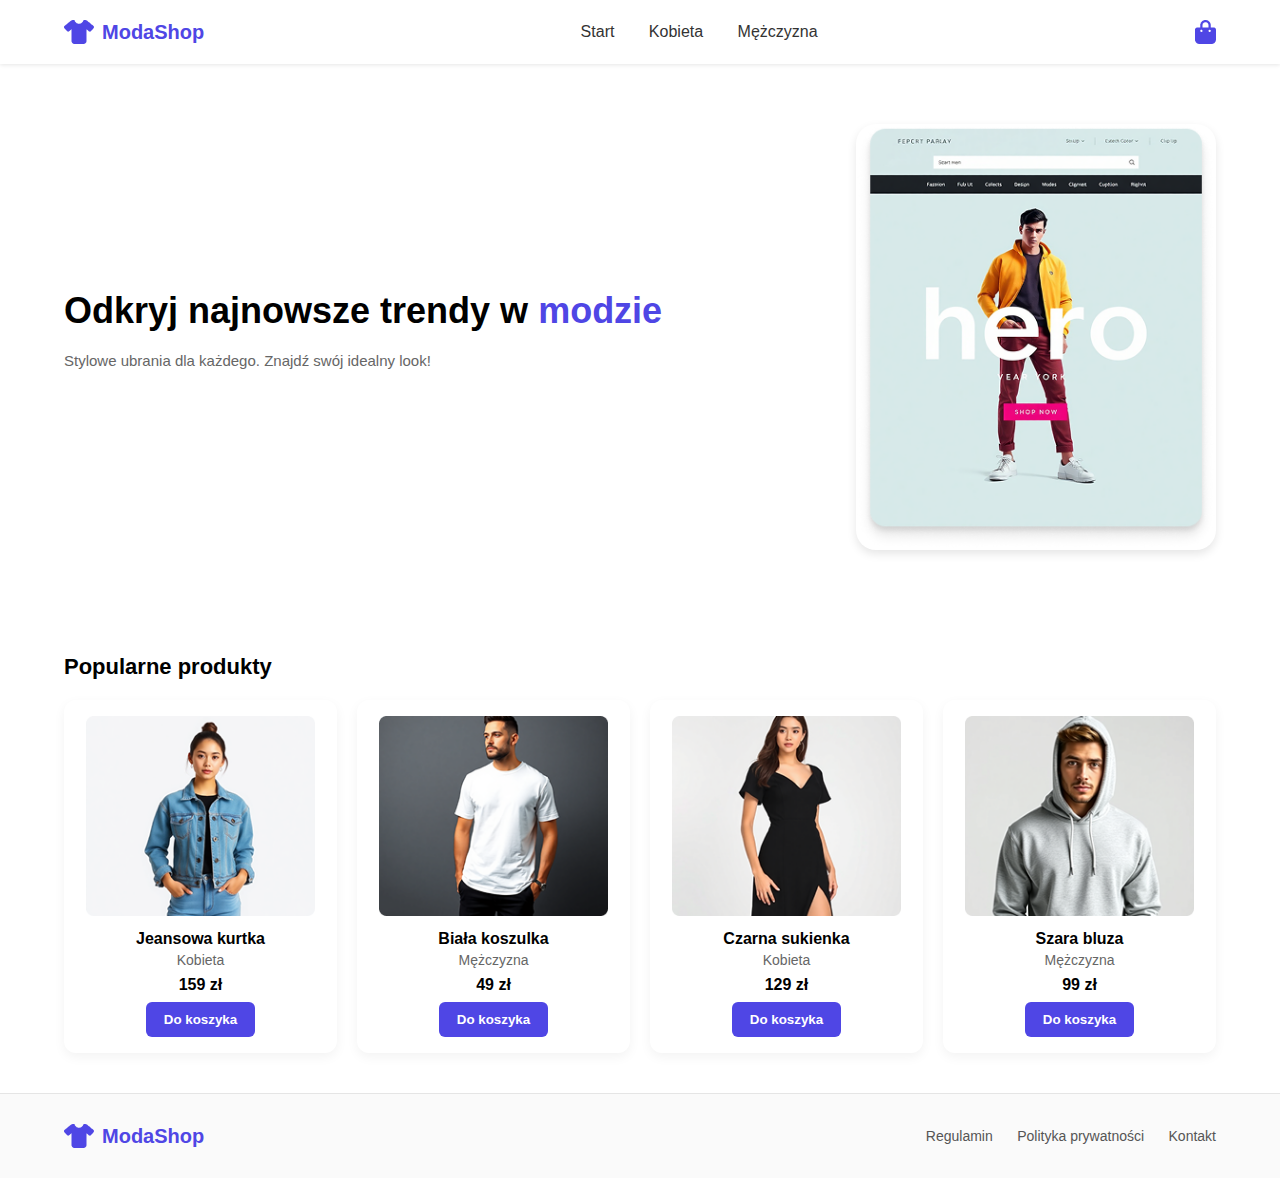
<file: index.html>
<!DOCTYPE html>
<html lang="pl">
<head>
  <meta charset="UTF-8">
  <meta name="viewport" content="width=device-width, initial-scale=1">
  <title>ModaShop</title>
  <link rel="stylesheet" href="styles.css">
</head>
<body>

  <!-- Шапка -->
  <header class="header">
    <div class="container">
      <div class="logo">
        <img src="img/logo.png" alt="Logo">
        ModaShop
      </div>
      <nav class="nav">
        <a href="#" data-section="home">Start</a>
        <a href="#" data-section="women">Kobieta</a>
        <a href="#" data-section="men">Mężczyzna</a>
      </nav>
      <div class="profile">
        <img src="img/cart.png" alt="Cart" class="cart-icon">
      </div>
    </div>
  </header>

    <!-- Корзина -->
    <div id="cart-modal" class="cart-modal hidden">
        <div class="cart-content">
          <h2>Twoja koszyk</h2>
          <ul id="cart-items"></ul>
          <div class="total">Suma: <span id="cart-total">0 zł</span></div>
          <div class="delivery">
            <h3>Dostawa</h3>
            <label><input type="radio" name="delivery" value="0" checked> Darmowa dostawa (0 zł)</label><br>
            <label><input type="radio" name="delivery" value="15"> Płatna dostawa (15 zł)</label>
          </div>
          <div class="address">
            <h3>Dane dostawy</h3>
            <input type="text" id="delivery-name" placeholder="Imię i nazwisko"><br>
            <textarea id="delivery-address" rows="3" placeholder="Wprowadź pełny adres dostawy"></textarea>
          </div>
          <button id="checkout" class="btn">Zamów</button>
          <button id="close-cart" class="btn secondary">Zamknij</button>
        </div>
      </div>

  <!-- Контейнер подменяемого контента -->
  <div id="main-content">
    <!-- по умолчанию показываем стартовый hero + продукты -->
    <section class="hero">
      <div class="container hero-container">
        <div class="hero-text">
          <h1>Odkryj najnowsze trendy w <span>modzie</span></h1>
          <p>Stylowe ubrania dla każdego. Znajdź swój idealny look!</p>
        </div>
        <div class="hero-image">
          <img src="img/hero.png" alt="Hero">
        </div>
      </div>
    </section>

    <section class="products">
      <div class="container">
        <div class="products-header">
          <h2>Popularne produkty</h2>
        </div>
        <div class="product-list">
          <div class="product-card">
            <img src="img/jacket.png" alt="Jeansowa kurtka">
            <h3>Jeansowa kurtka</h3>
            <p>Kobieta</p>
            <span class="price">159 zł</span>
            <button class="btn">Do koszyka</button>
          </div>
          <div class="product-card">
            <img src="img/shirt.png" alt="Biała koszulka">
            <h3>Biała koszulka</h3>
            <p>Mężczyzna</p>
            <span class="price">49 zł</span>
            <button class="btn">Do koszyka</button>
          </div>
          <div class="product-card">
            <img src="img/dress.png" alt="Czarna sukienka">
            <h3>Czarna sukienka</h3>
            <p>Kobieta</p>
            <span class="price">129 zł</span>
            <button class="btn">Do koszyka</button>
          </div>
          <div class="product-card">
            <img src="img/hoodie.png" alt="Szara bluza">
            <h3>Szara bluza</h3>
            <p>Mężczyzna</p>
            <span class="price">99 zł</span>
            <button class="btn">Do koszyka</button>
          </div>
        </div>
      </div>
    </section>
  </div>

  <!-- Подвал -->
  <footer class="footer">
    <div class="container footer-container">
      <div class="logo">
        <img src="img/logo.png" alt="ModaShop logo">
        ModaShop
      </div>
      <div class="footer-links">
        <a href="#">Regulamin</a>
        <a href="#">Polityka prywatności</a>
        <a href="#">Kontakt</a>
      </div>
    </div>
  </footer>

  <script>
    const content = {
      home: document.getElementById('main-content').innerHTML,
      women: `
      <section class="hero">
        <div class="hero-container container">
          <div class="hero-text">
            <h1><span>Ubrania dla kobiet</span> w niskiej cenie</h1>
            <p>Stylowe, modne i wygodne ubrania, które podkreślą Twoją osobowość – bez nadwyrężania portfela.</p>
          </div>
          <div class="hero-image">
            <img src="img/kobieta_main.png" alt="Modelka">
          </div>
        </div>
      </section>
      <section class="products container">
        <div class="products-header"><h2>Najlepsze propozycje</h2></div>
        <div class="product-list">
          <div class="product-card">
            <img src="img/k1.png" alt="Letnia sukienka"><h3>Letnia sukienka</h3><span class="price">49,99 zł</span>
            <button class="btn">Do koszyka</button>
          </div>
          <div class="product-card">
            <img src="img/k2.png" alt="Oversize sweter"><h3>Oversize sweter</h3><span class="price">39,99 zł</span>
            <button class="btn">Do koszyka</button>
          </div>
          <div class="product-card">
            <img src="img/k3.png" alt="Klasyczne jeansy"><h3>Klasyczne jeansy</h3><span class="price">59,99 zł</span>
            <button class="btn">Do koszyka</button>
          </div>
          <div class="product-card">
            <img src="img/k4.png" alt="Biała koszulka"><h3>Biała koszulka</h3><span class="price">19,99 zł</span>
            <button class="btn">Do koszyka</button>
          </div>
          <div class="product-card">
            <img src="img/k5.png" alt="Czarne legginsy"><h3>Czarne legginsy</h3><span class="price">24,99 zł</span>
            <button class="btn">Do koszyka</button>
          </div>
          <div class="product-card">
            <img src="img/k6.png" alt="Kurtka jeansowa"><h3>Kurtka jeansowa</h3><span class="price">59,99 zł</span>
            <button class="btn">Do koszyka</button>
          </div>
          <div class="product-card">
            <img src="img/k7.png" alt="Bluzka zielona"><h3>Bluzka zielona</h3><span class="price">29,99 zł</span>
            <button class="btn">Do koszyka</button>
          </div>
          <div class="product-card">
            <img src="img/k8.png" alt="Szare dresy"><h3>Szare dresy</h3><span class="price">34,99 zł</span>
            <button class="btn">Do koszyka</button>
          </div>
        </div>
      </section>
    `,

      men: `
  <section class="hero">
    <div class="hero-container container">
      <div class="hero-text">
        <h1><span>Ubrania męskie</span> w niskich cenach</h1>
        <p>Nowoczesny styl i ponadczasowa wygoda – kolekcja dla mężczyzn nastawionych na jakość i oszczędność.</p>
      </div>
      <div class="hero-image">
        <img src="img/men_main.png" alt="Model mężczyzna">
      </div>
    </div>
  </section>
  <section class="products container">
    <div class="products-header"><h2>Najlepsze propozycje</h2></div>
    <div class="product-list">
      <div class="product-card">
        <img src="img/m1.png" alt="Koszula casual"><h3>Koszula casual</h3><span class="price">44,99 zł</span>
        <button class="btn">Do koszyka</button>
      </div>
      <div class="product-card">
        <img src="img/m2.png" alt="Szara bluza"><h3>Szara bluza</h3><span class="price">34,99 zł</span>
        <button class="btn">Do koszyka</button>
      </div>
      <div class="product-card">
        <img src="img/m3.png" alt="Klasyczne jeansy"><h3>Klasyczne jeansy</h3><span class="price">59,99 zł</span>
        <button class="btn">Do koszyka</button>
      </div>
      <div class="product-card">
        <img src="img/m4.png" alt="Biała koszulka"><h3>Biała koszulka</h3><span class="price">19,99 zł</span>
        <button class="btn">Do koszyka</button>
      </div>
      <div class="product-card">
        <img src="img/m5.png" alt="Czarne joggery"><h3>Czarne joggery</h3><span class="price">29,99 zł</span>
        <button class="btn">Do koszyka</button>
      </div>
      <div class="product-card">
        <img src="img/m6.png" alt="Kurtka jeansowa"><h3>Kurtka jeansowa</h3><span class="price">59,99 zł</span>
        <button class="btn">Do koszyka</button>
      </div>
      <div class="product-card">
        <img src="img/m7.png" alt="Polo zielone"><h3>Polo zielone</h3><span class="price">27,99 zł</span>
        <button class="btn">Do koszyka</button>
      </div>
      <div class="product-card">
        <img src="img/m8.png" alt="Szare dresy"><h3>Szare dresy</h3><span class="price">34,99 zł</span>
        <button class="btn">Do koszyka</button>
      </div>
    </div>
  </section>
`,
    };

    document.querySelectorAll('.nav a').forEach(link => {
  link.addEventListener('click', e => {
    e.preventDefault();
    const key = link.dataset.section;
    document.getElementById('main-content').innerHTML = content[key] || '<p>Разdział nie znaleziony.</p>';
    initCartButtons(); // <-- Повторно инициализируем кнопки после замены контента
  });
});

    const cart = [];

    function updateCartDisplay() {
  const cartItems = document.getElementById('cart-items');
  const totalDisplay = document.getElementById('cart-total');
  cartItems.innerHTML = '';
  let total = 0;

  cart.forEach(item => {
    const li = document.createElement('li');
    li.innerHTML = `
      <div style="display:flex; align-items:center; gap:10px; margin-bottom:10px;">
        <img src="${item.img}" alt="${item.name}" style="width:40px; height:40px; object-fit:cover; border-radius:5px;">
        <span>${item.name} - ${item.price} zł</span>
      </div>
    `;
    cartItems.appendChild(li);
    total += parseFloat(item.price.replace(',', '.'));
  });

  const deliveryPrice = document.querySelector('input[name="delivery"]:checked')?.value || 0;
  totalDisplay.textContent = `${(total + parseFloat(deliveryPrice)).toFixed(2)} zł`;
}

function initCartButtons() {
  document.querySelectorAll('.btn').forEach(button => {
    if (button.textContent === 'Do koszyka') {
      button.addEventListener('click', () => {
        const card = button.closest('.product-card');
        const name = card.querySelector('h3').textContent;
        const price = card.querySelector('.price').textContent.replace(' zł', '');
        const img = card.querySelector('img').getAttribute('src');
        cart.push({ name, price, img });
        alert(`Dodano "${name}" do koszyka.`);
      });
    }
  });
}

    initCartButtons();

    // Показ корзины
    document.querySelector('.cart-icon').addEventListener('click', () => {
      document.getElementById('cart-modal').classList.remove('hidden');
      updateCartDisplay();
    });

    // Закрытие корзины
    document.getElementById('close-cart').addEventListener('click', () => {
      document.getElementById('cart-modal').classList.add('hidden');
    });

    // Перерасчет при смене доставки
    document.querySelectorAll('input[name="delivery"]').forEach(radio => {
      radio.addEventListener('change', updateCartDisplay);
    });

    // Оформление заказа
    document.getElementById('checkout').addEventListener('click', () => {
  const name = document.getElementById('delivery-name').value.trim();
  const address = document.getElementById('delivery-address').value.trim();

  if (!name || !address) {
    alert('Wprowadź imię, nazwisko oraz adres dostawy!');
    return;
  }

  const total = document.getElementById('cart-total').textContent;
  alert(`Zamówienie złożone!\nImię i nazwisko: ${name}\nAdres: ${address}\nKwota do zapłaty: ${total}`);

  cart.length = 0;
  updateCartDisplay();
  document.getElementById('delivery-name').value = '';
  document.getElementById('delivery-address').value = '';
  document.getElementById('cart-modal').classList.add('hidden');
});
    
  </script>

</body>
</html>
</file>
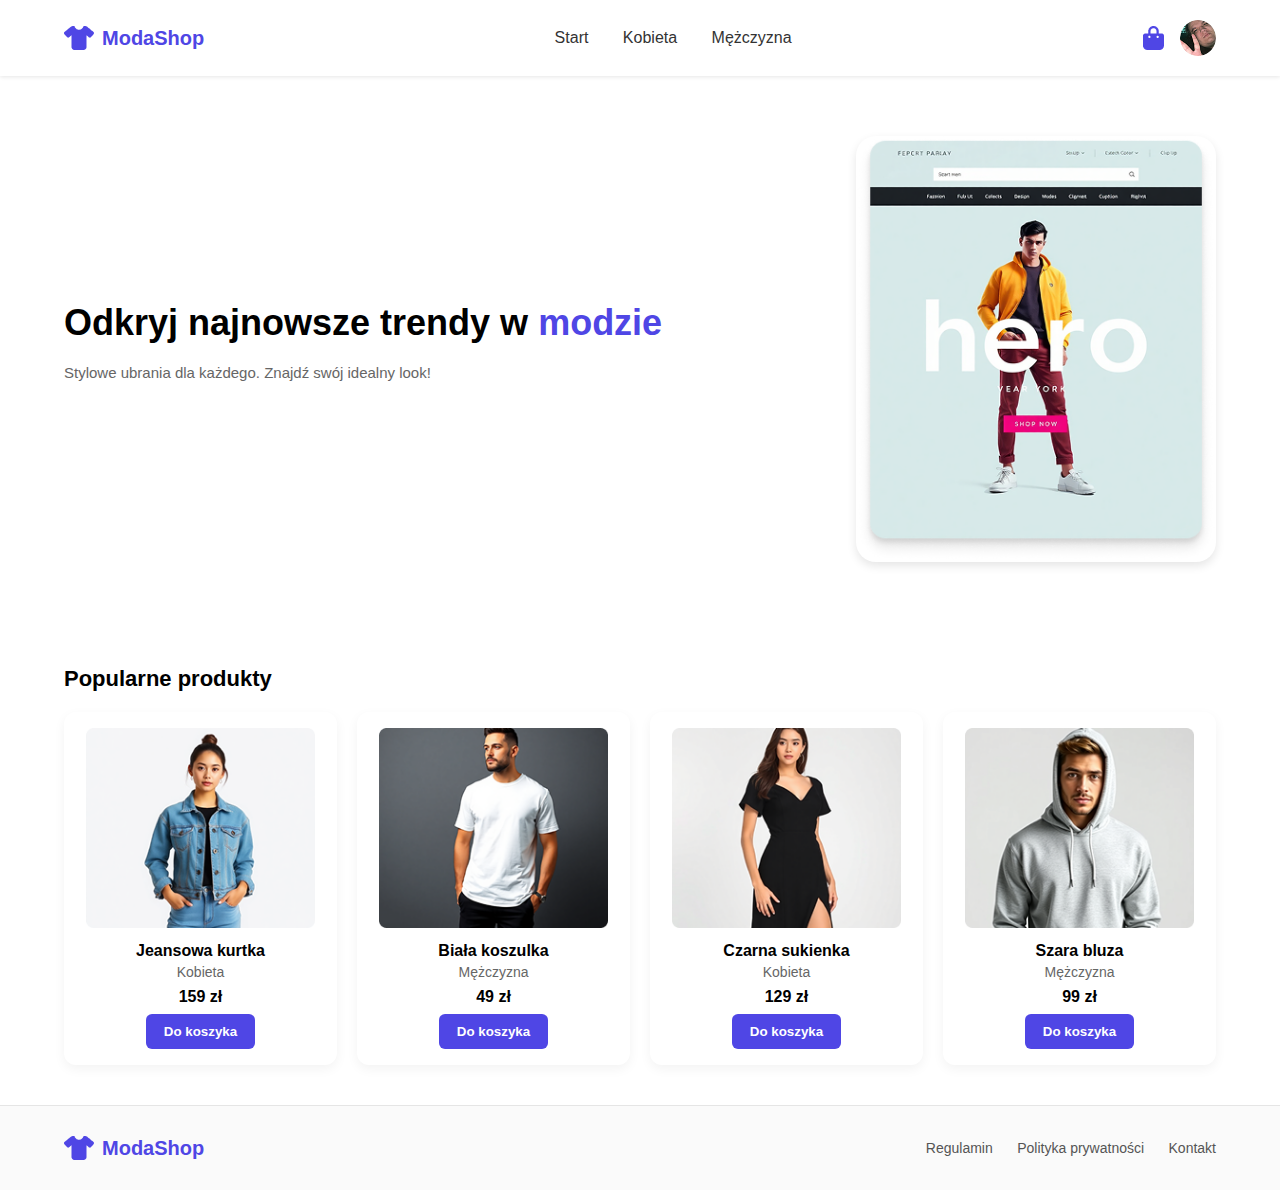
<file: shop.html>
<!DOCTYPE html>
<html lang="pl">
<head>
  <meta charset="UTF-8">
  <meta name="viewport" content="width=device-width, initial-scale=1">
  <title>ModaShop</title>
  <link rel="stylesheet" href="styles.css">
</head>
<body>

  <!-- Шапка -->
  <header class="header">
    <div class="container">
      <div class="logo">
        <img src="img/logo.png" alt="Logo">
        ModaShop
      </div>
      <nav class="nav">
        <a href="#" data-section="home">Start</a>
        <a href="#" data-section="women">Kobieta</a>
        <a href="#" data-section="men">Mężczyzna</a>
      </nav>
      <div class="profile">
        <img src="img/cart.png" alt="Cart" class="cart-icon">
        <img src="img/avatar.png" alt="Avatar" class="avatar">
      </div>
    </div>
  </header>

    <!-- Корзина -->
    <div id="cart-modal" class="cart-modal hidden">
        <div class="cart-content">
          <h2>Twoja koszyk</h2>
          <ul id="cart-items"></ul>
          <div class="total">Suma: <span id="cart-total">0 zł</span></div>
          <div class="delivery">
            <h3>Dostawa</h3>
            <label><input type="radio" name="delivery" value="0" checked> Darmowa dostawa (0 zł)</label><br>
            <label><input type="radio" name="delivery" value="15"> Płatna dostawa (15 zł)</label>
          </div>
          <div class="address">
            <h3>Adres dostawy</h3>
            <input type="text" id="delivery-address" placeholder="Wprowadź adres">
          </div>
          <button id="checkout" class="btn">Zamów</button>
          <button id="close-cart" class="btn secondary">Zamknij</button>
        </div>
      </div>

  <!-- Контейнер подменяемого контента -->
  <div id="main-content">
    <!-- по умолчанию показываем стартовый hero + продукты -->
    <section class="hero">
      <div class="container hero-container">
        <div class="hero-text">
          <h1>Odkryj najnowsze trendy w <span>modzie</span></h1>
          <p>Stylowe ubrania dla każdego. Znajdź swój idealny look!</p>
        </div>
        <div class="hero-image">
          <img src="img/hero.png" alt="Hero">
        </div>
      </div>
    </section>

    <section class="products">
      <div class="container">
        <div class="products-header">
          <h2>Popularne produkty</h2>
        </div>
        <div class="product-list">
          <div class="product-card">
            <img src="img/jacket.png" alt="Jeansowa kurtka">
            <h3>Jeansowa kurtka</h3>
            <p>Kobieta</p>
            <span class="price">159 zł</span>
            <button class="btn">Do koszyka</button>
          </div>
          <div class="product-card">
            <img src="img/shirt.png" alt="Biała koszulka">
            <h3>Biała koszulka</h3>
            <p>Mężczyzna</p>
            <span class="price">49 zł</span>
            <button class="btn">Do koszyka</button>
          </div>
          <div class="product-card">
            <img src="img/dress.png" alt="Czarna sukienka">
            <h3>Czarna sukienka</h3>
            <p>Kobieta</p>
            <span class="price">129 zł</span>
            <button class="btn">Do koszyka</button>
          </div>
          <div class="product-card">
            <img src="img/hoodie.png" alt="Szara bluza">
            <h3>Szara bluza</h3>
            <p>Mężczyzna</p>
            <span class="price">99 zł</span>
            <button class="btn">Do koszyka</button>
          </div>
        </div>
      </div>
    </section>
  </div>

  <!-- Подвал -->
  <footer class="footer">
    <div class="container footer-container">
      <div class="logo">
        <img src="img/logo.png" alt="ModaShop logo">
        ModaShop
      </div>
      <div class="footer-links">
        <a href="#">Regulamin</a>
        <a href="#">Polityka prywatności</a>
        <a href="#">Kontakt</a>
      </div>
    </div>
  </footer>

  <script>
    const content = {
      home: document.getElementById('main-content').innerHTML,
      women: `
      <section class="hero">
        <div class="hero-container container">
          <div class="hero-text">
            <h1><span>Ubrania dla kobiet</span> w niskiej cenie</h1>
            <p>Stylowe, modne i wygodne ubrania, które podkreślą Twoją osobowość – bez nadwyrężania portfela.</p>
          </div>
          <div class="hero-image">
            <img src="img/kobieta_main.png" alt="Modelka">
          </div>
        </div>
      </section>
      <section class="products container">
        <div class="products-header"><h2>Najlepsze propozycje</h2></div>
        <div class="product-list">
          <div class="product-card">
            <img src="img/k1.png" alt="Letnia sukienka"><h3>Letnia sukienka</h3><span class="price">49,99 zł</span>
            <button class="btn">Do koszyka</button>
          </div>
          <div class="product-card">
            <img src="img/k2.png" alt="Oversize sweter"><h3>Oversize sweter</h3><span class="price">39,99 zł</span>
            <button class="btn">Do koszyka</button>
          </div>
          <div class="product-card">
            <img src="img/k3.png" alt="Klasyczne jeansy"><h3>Klasyczne jeansy</h3><span class="price">59,99 zł</span>
            <button class="btn">Do koszyka</button>
          </div>
          <div class="product-card">
            <img src="img/k4.png" alt="Biała koszulka"><h3>Biała koszulka</h3><span class="price">19,99 zł</span>
            <button class="btn">Do koszyka</button>
          </div>
          <div class="product-card">
            <img src="img/k5.png" alt="Czarne legginsy"><h3>Czarne legginsy</h3><span class="price">24,99 zł</span>
            <button class="btn">Do koszyka</button>
          </div>
          <div class="product-card">
            <img src="img/k6.png" alt="Kurtka jeansowa"><h3>Kurtka jeansowa</h3><span class="price">59,99 zł</span>
            <button class="btn">Do koszyka</button>
          </div>
          <div class="product-card">
            <img src="img/k7.png" alt="Bluzka zielona"><h3>Bluzka zielona</h3><span class="price">29,99 zł</span>
            <button class="btn">Do koszyka</button>
          </div>
          <div class="product-card">
            <img src="img/k8.png" alt="Szare dresy"><h3>Szare dresy</h3><span class="price">34,99 zł</span>
            <button class="btn">Do koszyka</button>
          </div>
        </div>
      </section>
    `,

      men: `
  <section class="hero">
    <div class="hero-container container">
      <div class="hero-text">
        <h1><span>Ubrania męskie</span> w niskich cenach</h1>
        <p>Nowoczesny styl i ponadczasowa wygoda – kolekcja dla mężczyzn nastawionych na jakość i oszczędność.</p>
      </div>
      <div class="hero-image">
        <img src="img/men_main.png" alt="Model mężczyzna">
      </div>
    </div>
  </section>
  <section class="products container">
    <div class="products-header"><h2>Najlepsze propozycje</h2></div>
    <div class="product-list">
      <div class="product-card">
        <img src="img/m1.png" alt="Koszula casual"><h3>Koszula casual</h3><span class="price">44,99 zł</span>
        <button class="btn">Do koszyka</button>
      </div>
      <div class="product-card">
        <img src="img/m2.png" alt="Szara bluza"><h3>Szara bluza</h3><span class="price">34,99 zł</span>
        <button class="btn">Do koszyka</button>
      </div>
      <div class="product-card">
        <img src="img/m3.png" alt="Klasyczne jeansy"><h3>Klasyczne jeansy</h3><span class="price">59,99 zł</span>
        <button class="btn">Do koszyka</button>
      </div>
      <div class="product-card">
        <img src="img/m4.png" alt="Biała koszulka"><h3>Biała koszulka</h3><span class="price">19,99 zł</span>
        <button class="btn">Do koszyka</button>
      </div>
      <div class="product-card">
        <img src="img/m5.png" alt="Czarne joggery"><h3>Czarne joggery</h3><span class="price">29,99 zł</span>
        <button class="btn">Do koszyka</button>
      </div>
      <div class="product-card">
        <img src="img/m6.png" alt="Kurtka jeansowa"><h3>Kurtka jeansowa</h3><span class="price">59,99 zł</span>
        <button class="btn">Do koszyka</button>
      </div>
      <div class="product-card">
        <img src="img/m7.png" alt="Polo zielone"><h3>Polo zielone</h3><span class="price">27,99 zł</span>
        <button class="btn">Do koszyka</button>
      </div>
      <div class="product-card">
        <img src="img/m8.png" alt="Szare dresy"><h3>Szare dresy</h3><span class="price">34,99 zł</span>
        <button class="btn">Do koszyka</button>
      </div>
    </div>
  </section>
`,
    };

    document.querySelectorAll('.nav a').forEach(link => {
  link.addEventListener('click', e => {
    e.preventDefault();
    const key = link.dataset.section;
    document.getElementById('main-content').innerHTML = content[key] || '<p>Разdział nie znaleziony.</p>';
    initCartButtons(); // <-- Повторно инициализируем кнопки после замены контента
  });
});

    const cart = [];

    function updateCartDisplay() {
      const cartItems = document.getElementById('cart-items');
      const totalDisplay = document.getElementById('cart-total');
      cartItems.innerHTML = '';
      let total = 0;

      cart.forEach((item, index) => {
        const li = document.createElement('li');
        li.textContent = `${item.name} - ${item.price} zł`;
        cartItems.appendChild(li);
        total += parseFloat(item.price.replace(',', '.'));
      });

      const deliveryPrice = document.querySelector('input[name="delivery"]:checked')?.value || 0;
      totalDisplay.textContent = `${(total + parseFloat(deliveryPrice)).toFixed(2)} zł`;
    }

    function initCartButtons() {
      document.querySelectorAll('.btn').forEach(button => {
        if (button.textContent === 'Do koszyka') {
          button.addEventListener('click', () => {
            const card = button.closest('.product-card');
            const name = card.querySelector('h3').textContent;
            const price = card.querySelector('.price').textContent.replace(' zł', '');
            cart.push({ name, price });
            alert(`Dodano "${name}" do koszyka.`);
          });
        }
      });
    }

    initCartButtons();

    // Показ корзины
    document.querySelector('.cart-icon').addEventListener('click', () => {
      document.getElementById('cart-modal').classList.remove('hidden');
      updateCartDisplay();
    });

    // Закрытие корзины
    document.getElementById('close-cart').addEventListener('click', () => {
      document.getElementById('cart-modal').classList.add('hidden');
    });

    // Перерасчет при смене доставки
    document.querySelectorAll('input[name="delivery"]').forEach(radio => {
      radio.addEventListener('change', updateCartDisplay);
    });

    // Оформление заказа
    document.getElementById('checkout').addEventListener('click', () => {
      const address = document.getElementById('delivery-address').value.trim();
      if (!address) {
        alert('Wprowadź adres dostawy!');
        return;
      }

      const total = document.getElementById('cart-total').textContent;
      alert(`Zamówienie złożone!\nAdres: ${address}\nKwota do zapłaty: ${total}`);
      cart.length = 0;
      updateCartDisplay();
      document.getElementById('delivery-address').value = '';
      document.getElementById('cart-modal').classList.add('hidden');
    });
    
  </script>

</body>
</html>
</file>
<file: styles.css>
* {
  margin: 0;
  padding: 0;
  box-sizing: border-box;
}

body {
  font-family: 'Segoe UI', sans-serif;
  background: #fff;
  color: #000;
}

.container {
  width: 90%;
  max-width: 1200px;
  margin: 0 auto;
}

.header {
  background: #fff;
  box-shadow: 0 1px 4px rgba(0, 0, 0, 0.1);
  padding: 20px 0;
}

.header .container {
  display: flex;
  align-items: center;
  justify-content: space-between;
}

.logo {
  display: flex;
  align-items: center;
  font-weight: bold;
  font-size: 20px;
  color: #4F46E5;
}

.logo img {
  height: 24px;
  margin-right: 8px;
}

.nav a {
  margin: 0 15px;
  text-decoration: none;
  color: #333;
  font-weight: 500;
}

.profile {
  display: flex;
  align-items: center;
  gap: 16px;
}

.cart-icon {
  cursor: pointer;
  display: block;
  filter: drop-shadow(0 0 0 transparent); /* убираем лишнюю тень */
}

.avatar {
  width: 36px;
  height: 36px;
  border-radius: 50%;
}

.hero {
  padding: 60px 0;
}

.hero-container {
  display: flex;
  align-items: center;
  justify-content: space-between;
}

.hero-text h1 {
  font-size: 36px;
  margin-bottom: 20px;
}

.hero-text h1 span {
  color: #4F46E5;
}

.hero-text p {
  font-size: 15px;
  color: #666;
  margin-bottom: 20px;
}

.btn {
  display: inline-block;
  background-color: #4F46E5;
  color: #fff;
  padding: 10px 18px;
  border-radius: 6px;
  font-weight: bold;
  border: none;
  text-decoration: none;
  transition: background 0.2s ease;
}

.btn:hover {
  background-color: #3730a3;
}

.hero-image img {
  max-width: 360px;
  border-radius: 20px;
  box-shadow: 0 4px 10px rgba(0, 0, 0, 0.1);
}

.products {
  padding: 40px 0;
}

.products-header {
  display: flex;
  justify-content: space-between;
  align-items: center;
  margin-bottom: 20px;
}

.products-header h2 {
  font-size: 22px;
}

.products-header a {
  color: #4F46E5;
  text-decoration: none;
  font-size: 14px;
}

.product-list {
  display: flex;
  flex-wrap: wrap;
  gap: 20px;
}

.product-card {
  flex: 1 1 calc(25% - 20px);
  background: #fff;
  border-radius: 12px;
  box-shadow: 0 4px 12px rgba(0, 0, 0, 0.05);
  padding: 16px;
  text-align: center;
}

.product-card img {
  height: 200px;
  object-fit: cover;
  margin-bottom: 10px;
}

.product-card h3 {
  font-size: 16px;
}

.product-card p {
  font-size: 14px;
  color: #666;
  margin: 4px 0;
}

.price {
  display: block;
  margin: 8px 0;
  font-weight: bold;
  color: #000;
}

.footer {
  padding: 30px 0;
  background-color: #fafafa;
  border-top: 1px solid #e5e5e5;
}

.footer-container {
  display: flex;
  justify-content: space-between;
  align-items: center;
}

.footer-links a {
  margin-left: 20px;
  font-size: 14px;
  text-decoration: none;
  color: #555;
}

.cart-modal {
  position: fixed;
  top: 0;
  left: 0;
  width: 100%;
  height: 100%;
  background: rgba(0,0,0,0.6);
  display: flex;
  justify-content: center;
  align-items: center;
  z-index: 999;
}

.cart-modal.hidden {
  display: none;
}

.cart-content {
  background: white;
  padding: 20px;
  border-radius: 8px;
  width: 400px;
  max-height: 90vh;
  overflow-y: auto;
}

.cart-content h2 {
  margin-top: 0;
}

.cart-content .btn {
  margin-top: 10px;
  width: 100%;
}

.cart-content .secondary {
  background-color: #ccc;
}

.cart-content input[type="text"] {
  width: 100%;
  padding: 8px;
  margin-top: 5px;
}

.cart-modal {
  position: fixed;
  top: 5%;
  left: 50%;
  transform: translateX(-50%);
  background-color: #fff;
  width: 600px;
  max-height: 90%;
  overflow-y: auto;
  box-shadow: 0 0 20px rgba(0,0,0,0.3);
  border-radius: 10px;
  padding: 20px;
  z-index: 1000;
}

.cart-content h2 {
  margin-bottom: 10px;
}

#cart-items li {
  display: flex;
  align-items: center;
  gap: 10px;
  margin-bottom: 10px;
}

#cart-items img {
  width: 50px;
  height: 50px;
  object-fit: cover;
  border-radius: 5px;
}

.cart-form input {
  width: 100%;
  margin: 5px 0;
  padding: 8px;
  border: 1px solid #ccc;
  border-radius: 5px;
}
.cart-form {
  margin-top: 15px;
}
</file>
